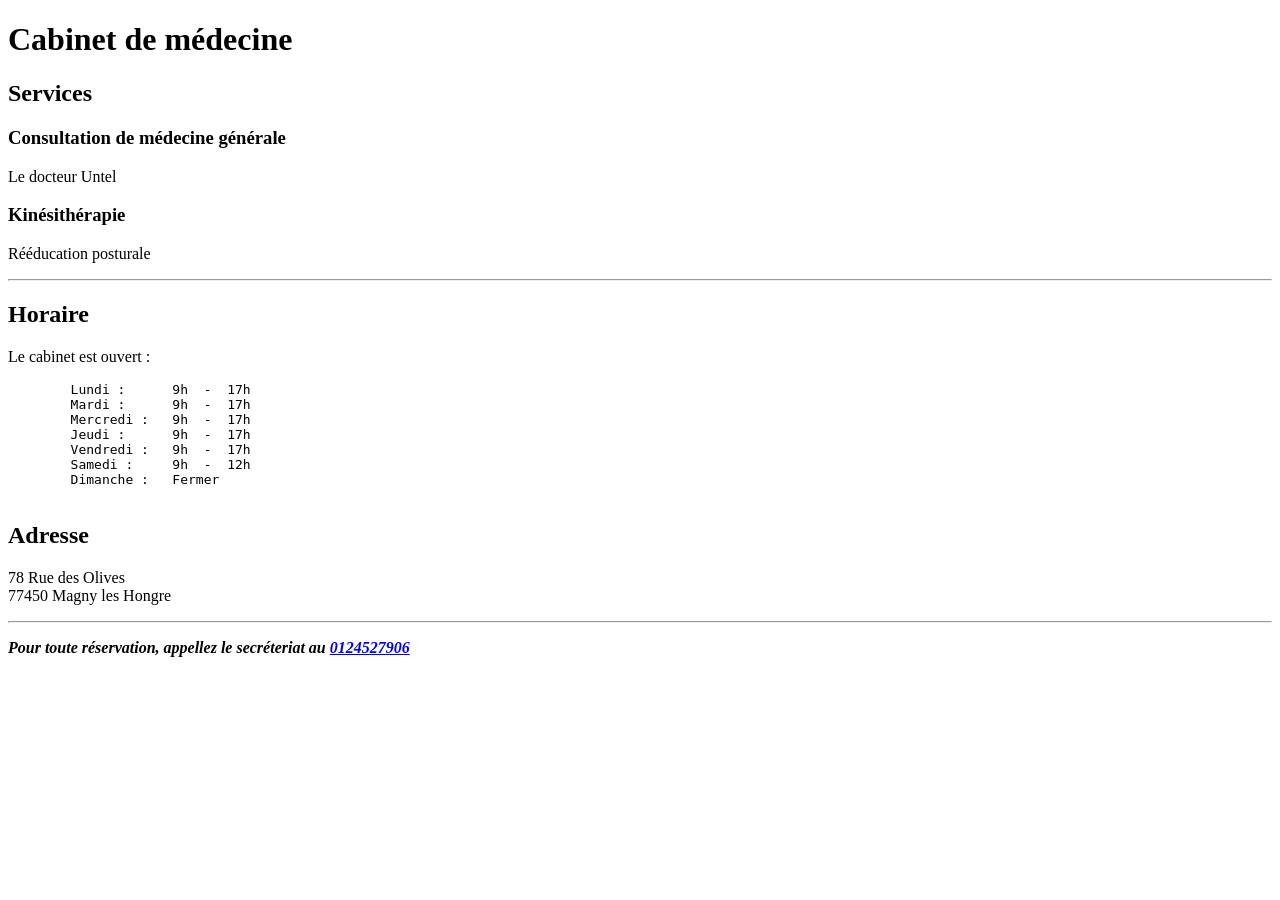
<file: TP1/index.html>
<!DOCTYPE html>
<html lang="fr-FR">

<head>
    <meta charset="UTF-8">
    <meta name="viewport" content="width=device-width, initial-scale=1.0">
    <meta name="description" content="Le Cabinet de vos reves">
    <title>Cabinet de médecine</title>
</head>

<body>
    <header>
        <h1>Cabinet de médecine</h1>
        <h2>Services</h2>
        <h3>Consultation de médecine générale</h3>
        <p>Le docteur Untel</p>
        <h3>Kinésithérapie</h3>
        <p>Rééducation posturale</p>
    </header>
    <hr>
    <main>
        <h2>Horaire</h2>
        <p>Le cabinet est ouvert :</p>
        <pre>
        Lundi :      9h  -  17h
        Mardi :      9h  -  17h
        Mercredi :   9h  -  17h
        Jeudi :      9h  -  17h
        Vendredi :   9h  -  17h
        Samedi :     9h  -  12h
        Dimanche :   Fermer
    </pre>
        <h2>Adresse</h2>
        <p>
            78 Rue des Olives <br>
            77450 Magny les Hongre
        </p>
    </main>
    <hr>
    <footer>
        <p><i><b>Pour toute réservation, appellez le secréteriat au <a href="tel:0124527906">0124527906</a></b></i></p>
    </footer>
</body>

</html>
</file>
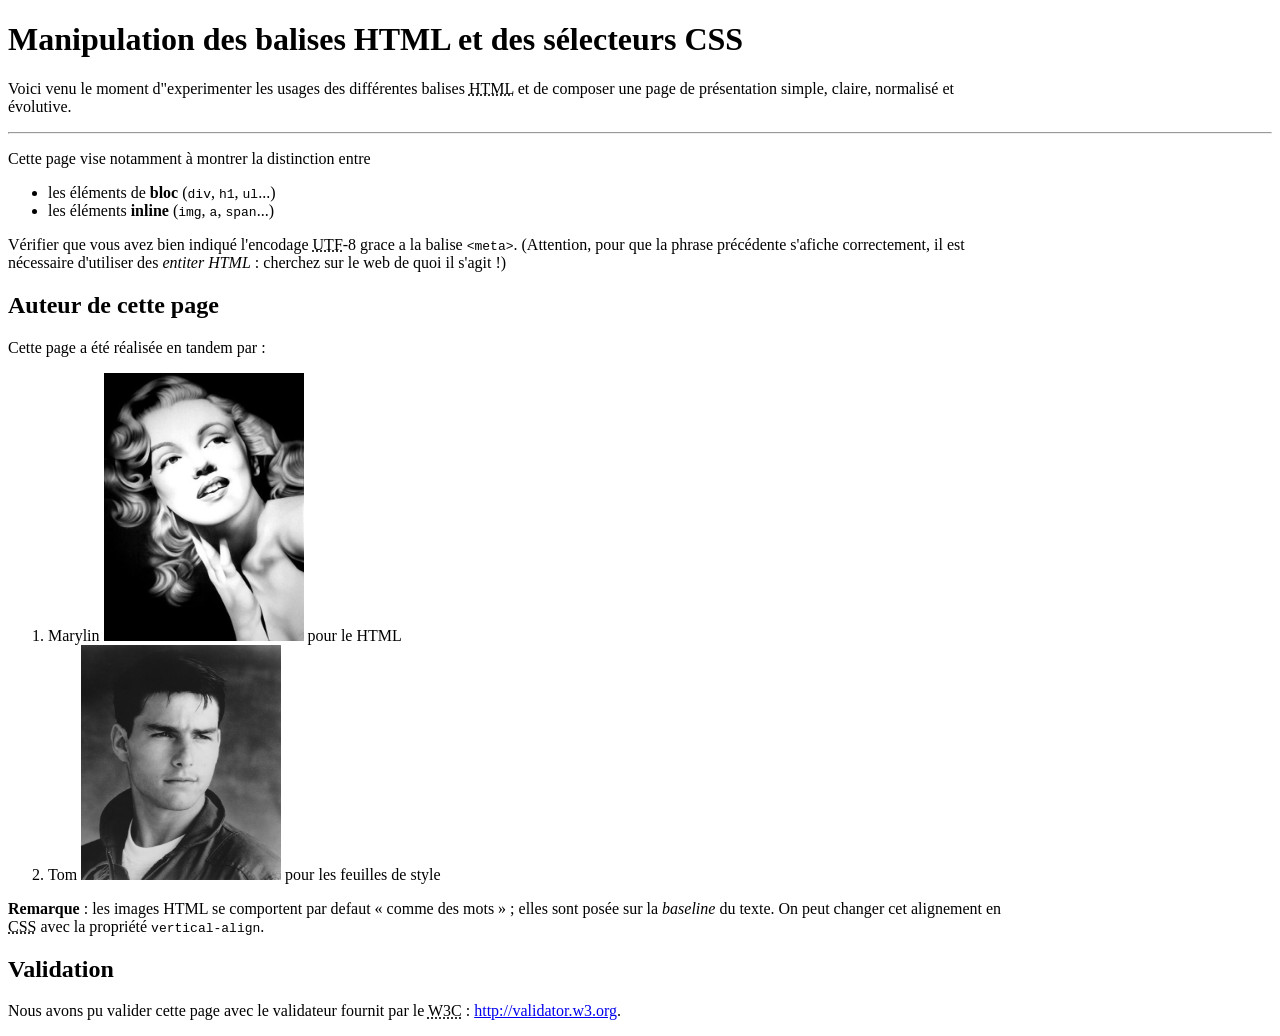
<file: TP2/index.html>
<!DOCTYPE html>
<html lang="fr-FR">

<head>
    <meta charset="UTF-8">
    <meta name="viewport" content="width=device-width, initial-scale=1.0">
    <meta name="description" content="Apprendtissage Html et CSS">
    <title>Apprendtissage Html et CSS</title>
</head>

<body>
    <head>
        <h1>Manipulation des balises HTML et des sélecteurs CSS</h1>
        <p>Voici venu le moment d"experimenter les usages des différentes balises <abbr title="HyperText Markup Language">HTML</abbr> et de composer une page de
            présentation simple, claire, normalisé et <br>évolutive.</p>
    </head>
    <hr>
    <main>
        <p>Cette page vise notamment à montrer la distinction entre
            <ul>
                <li>les éléments de <b>bloc</b> (<code>div</code>, <code>h1</code>, <code>ul</code>...)</li>
                <li>les éléments <b>inline</b> (<code>img</code>, <code>a</code>, <code>span</code>...)</li>
            </ul>
            Vérifier que vous avez bien indiqué l'encodage <abbr title="Unicode Transformation Format">UTF</abbr>-8 grace a la balise <code>&lt;meta&gt;</code>. (Attention, pour que
            la phrase précédente s'afiche correctement, il est <br>
            nécessaire d'utiliser des <i>entiter HTML</i> : cherchez sur le web de quoi il s'agit !)
        </p>
        <h2>Auteur de cette page</h2>
        <p>
            Cette page a été réalisée en tandem par :
            <ol>
                <li>Marylin <img src="./Images/Marylin.jpg" alt="Image de Marylin Monroe" width="200px"> pour le HTML</li>
                <li>Tom <img src="./Images/Tom.jpg" alt="Image de Tom Cruise" width="200px"> pour les feuilles de style</li>
            </ol>
            <b>Remarque</b> : les images HTML se comportent par defaut « comme des mots » ; elles sont posée sur la
            <i>baseline</i> du texte. On peut changer cet alignement en <br>
            <abbr title="Cascading Style Sheets">CSS</abbr> avec la propriété <code>vertical-align</code>.
        </p>
    </main>
    <footer>
        <h2>Validation</h2>
        <p>
            Nous avons pu valider cette page avec le validateur fournit par le <abbr title="World Wide Web Consortium">W3C</abbr> : <a href="http://validator.w3.org/" target="_blank">http://validator.w3.org</a>.
        </p>
    </footer>
</body>

</html>
</file>
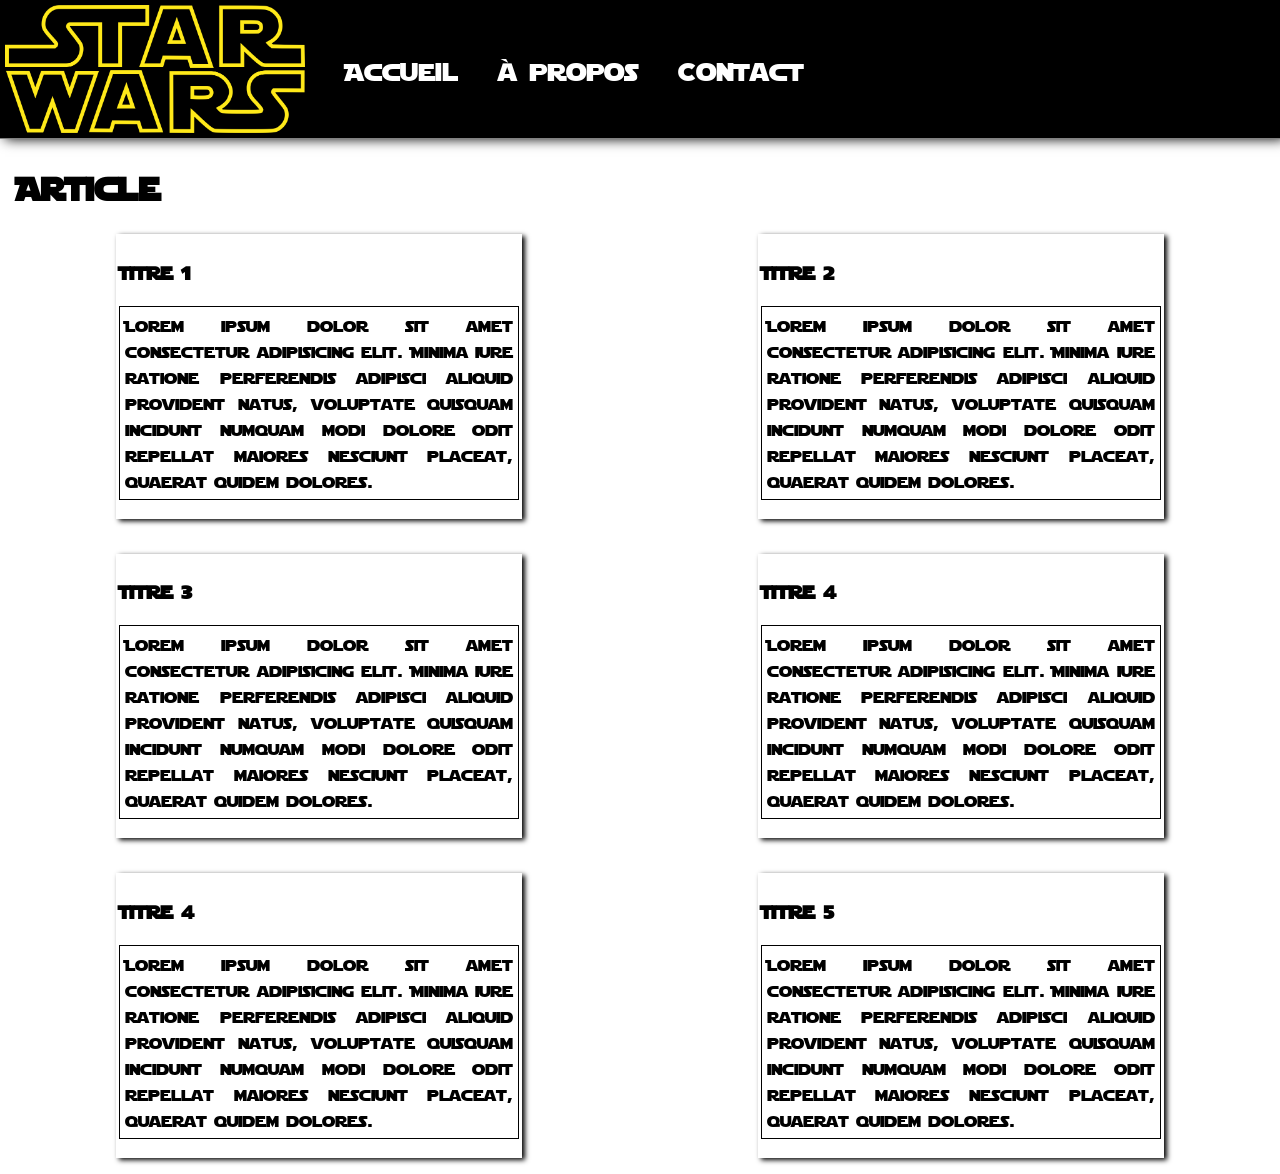
<file: CSS/Agencement de page/index.html>
<!DOCTYPE html>
<html lang="fr-FR">

<head>
    <meta charset="UTF-8">
    <meta name="viewport" content="width=device-width, initial-scale=1.0">
    <meta name="description" content="Un site d'actualités sur Star Wars">
    <link rel="shortcut icon" href="images/favicon.ico" type="image/x-icon">
    <link rel="stylesheet" href="style.css">
    <title>Blog</title>
</head>

<body>
    <header>
        <img src="./images/logo.png" alt="Logo Star Wars" class="logo">
        <nav>
            <ul>
                <li><a href="#">Accueil</a></li>
                <li><a href="#">À propos</a></li>
                <li><a href="#">Contact</a></li>
            </ul>
        </nav>
    </header>
    <main>
        <h1>Article</h1>
        <section class="article">
            <article>
                <h3>Titre 1</h3>
                <p class="content">Lorem ipsum dolor sit amet consectetur adipisicing elit. Minima iure ratione
                    perferendis
                    adipisci aliquid provident natus, voluptate quisquam incidunt numquam modi dolore odit repellat
                    maiores
                    nesciunt placeat, quaerat quidem dolores.</p>
            </article>
            <article>
                <h3>Titre 2</h3>
                <p class="content">Lorem ipsum dolor sit amet consectetur adipisicing elit. Minima iure ratione
                    perferendis
                    adipisci aliquid provident natus, voluptate quisquam incidunt numquam modi dolore odit repellat
                    maiores
                    nesciunt placeat, quaerat quidem dolores.</p>
            </article>
            <article>
                <h3>Titre 3</h3>
                <p class="content">Lorem ipsum dolor sit amet consectetur adipisicing elit. Minima iure ratione
                    perferendis
                    adipisci aliquid provident natus, voluptate quisquam incidunt numquam modi dolore odit repellat
                    maiores
                    nesciunt placeat, quaerat quidem dolores.</p>
            </article>
            <article>
                <h3>Titre 4</h3>
                <p class="content">Lorem ipsum dolor sit amet consectetur adipisicing elit. Minima iure ratione
                    perferendis
                    adipisci aliquid provident natus, voluptate quisquam incidunt numquam modi dolore odit repellat
                    maiores
                    nesciunt placeat, quaerat quidem dolores.</p>
            </article>
            <article>
                <h3>Titre 4</h3>
                <p class="content">Lorem ipsum dolor sit amet consectetur adipisicing elit. Minima iure ratione
                    perferendis
                    adipisci aliquid provident natus, voluptate quisquam incidunt numquam modi dolore odit repellat
                    maiores
                    nesciunt placeat, quaerat quidem dolores.</p>
            </article>
            <article>
                <h3>Titre 5</h3>
                <p class="content">Lorem ipsum dolor sit amet consectetur adipisicing elit. Minima iure ratione
                    perferendis
                    adipisci aliquid provident natus, voluptate quisquam incidunt numquam modi dolore odit repellat
                    maiores
                    nesciunt placeat, quaerat quidem dolores.</p>
            </article>
        </section>
    </main>
    <footer>

    </footer>
</body>

</html>
</file>
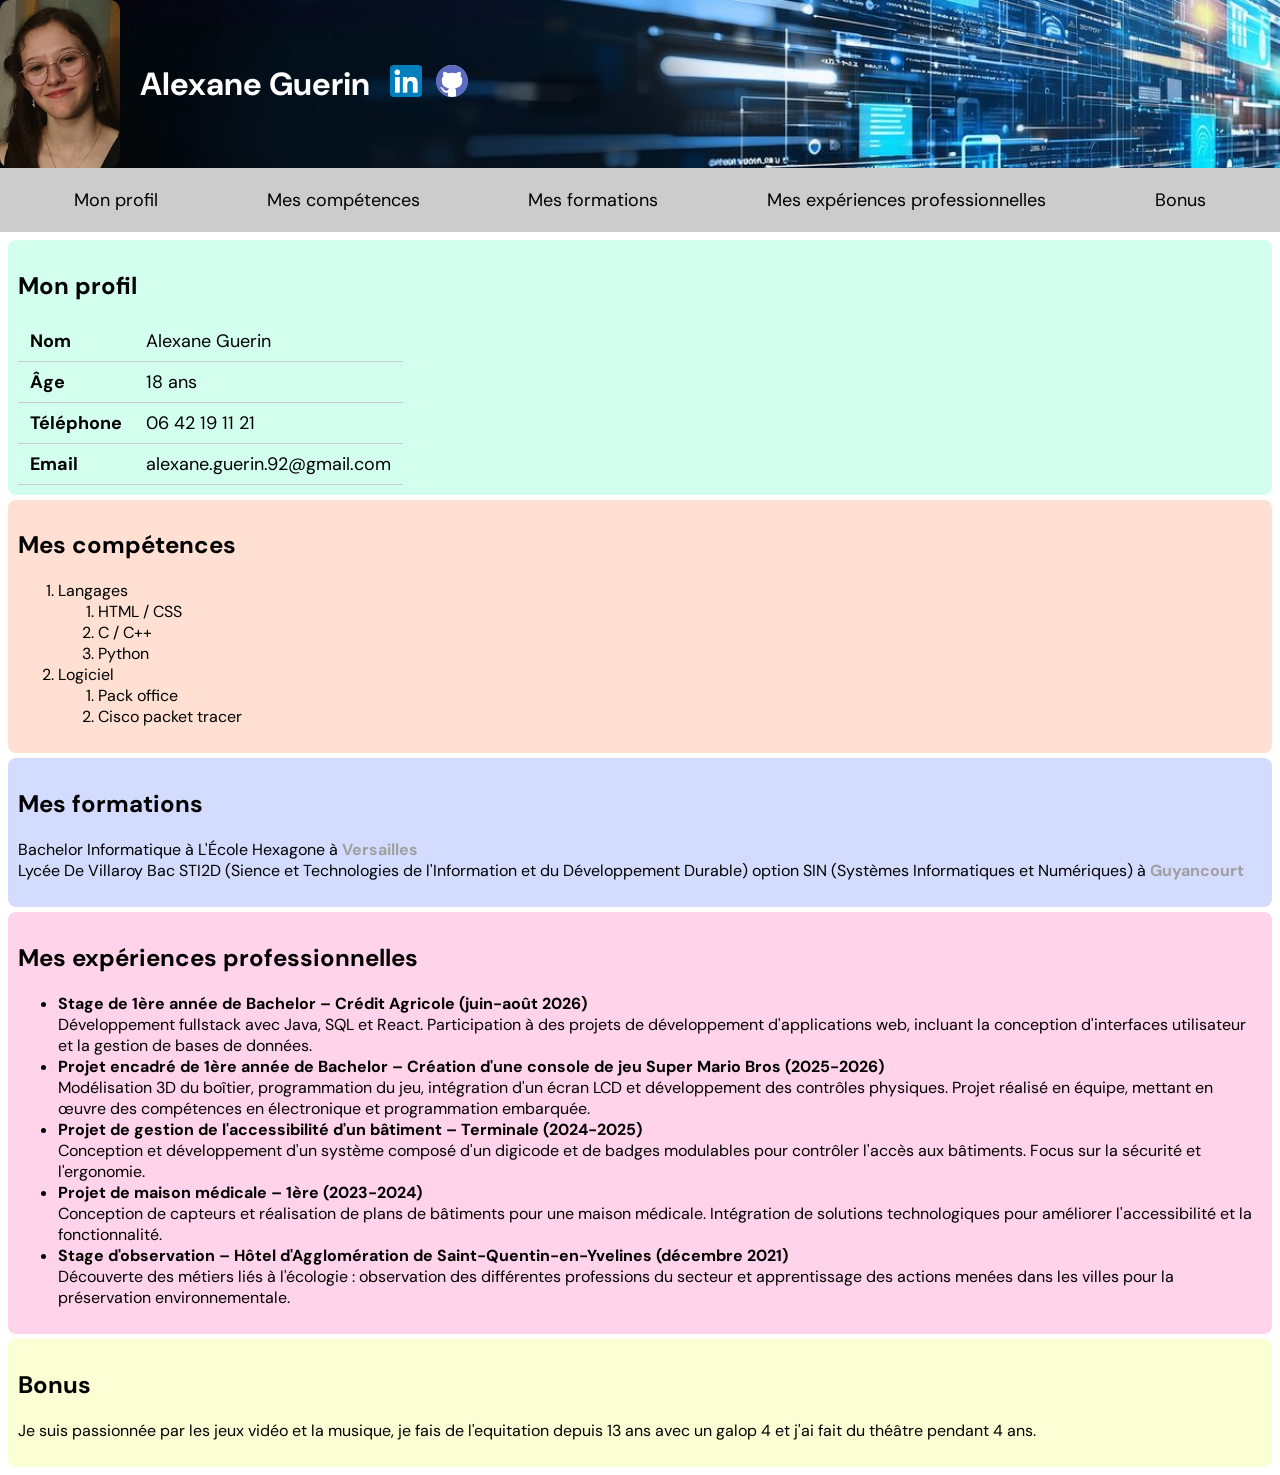
<file: Cv/cv.html>
<!DOCTYPE html>
<html lang="en">

<head>
    <meta charset="UTF-8">
    <meta name="viewport" content="width=device-width, initial-scale=1.0">
    <meta name="description" content="Le CV d'Alexane">
    <title>Cv Alexane</title>
    <link rel="stylesheet" href="style.css">
</head>

<body>
    <header>
        <div class="header-content">
            <img class="photo-profil" src="Image/Alexane.jpg" alt="Alexane">
            <h1>Alexane Guerin</h1>
            <div class="icon">
                <a href="https://www.linkedin.com/in/alexane-guerin" target="_blank">
                    <img class="icon-sociale" src="Image/LinkedIn.png" alt="LinkedIn">
                </a>
                <a href="https://github.com/Ira0111" target="_blank">
                    <img class="icon-sociale" src="Image/GitHub.svg" alt="GitHub">
                </a>
            </div>

        </div>
        <nav>
            <ul>
                <li><a href="#profil">Mon profil</a></li>
                <li><a href="#competences">Mes compétences</a></li>
                <li><a href="#formations">Mes formations</a></li>
                <li><a href="#experiences">Mes expériences professionnelles</a></li>
                <li><a href="#bonus">Bonus</a></li>
            </ul>
        </nav>
    </header>
    <main>
        <section class="profil">
            <h2 id="profil">Mon profil</h2>
            <table>
                <tr>
                    <td>Nom</td>
                    <td>Alexane Guerin</td>
                </tr>
                <tr>
                    <td>Âge</td>
                    <td>18 ans</td>
                </tr>
                <tr>
                    <td>Téléphone</td>
                    <td>06 42 19 11 21</td>
                </tr>
                <tr>
                    <td>Email</td>
                    <td>alexane.guerin.92@gmail.com</td>
                </tr>
            </table>
        </section>
        <section class="competences">
            <h2 id="competences">Mes compétences</h2>
            <ol>
                <li>Langages</li>
                <ol>
                    <li>HTML / CSS</li>
                    <li>C / C++</li>
                    <li>Python</li>
                </ol>
                <li>Logiciel</li>
                <ol>
                    <li>Pack office</li>
                    <li>Cisco packet tracer</li>
                </ol>
            </ol>
        </section>
        <section class="formations">
            <h2 id="formations">Mes formations</h2>
            <p>
                Bachelor Informatique à L'École Hexagone à <b>Versailles</b><br>
                Lycée De Villaroy Bac STI2D (Sience et Technologies de l'Information et du Développement Durable) option
                SIN (Systèmes Informatiques et Numériques) à <b>Guyancourt</b> <br>
            </p>
        </section>
        <section class="experiences">
            <h2 id="experiences">Mes expériences professionnelles</h2>
            <ul>
                <li>
                    <strong>Stage de 1ère année de Bachelor – Crédit Agricole (juin-août 2026)</strong><br>
                    Développement fullstack avec Java, SQL et React. Participation à des projets de développement
                    d'applications web, incluant la conception d'interfaces utilisateur et la gestion de bases de
                    données.
                </li>
                <li>
                    <strong>Projet encadré de 1ère année de Bachelor – Création d'une console de jeu Super Mario
                        Bros (2025-2026)</strong><br>
                    Modélisation 3D du boîtier, programmation du jeu, intégration d'un écran LCD et développement
                    des contrôles physiques. Projet réalisé en équipe, mettant en œuvre des compétences en
                    électronique et programmation embarquée.
                </li>
                <li>
                    <strong>Projet de gestion de l'accessibilité d'un bâtiment – Terminale (2024-2025)</strong><br>
                    Conception et développement d'un système composé d'un digicode et de badges modulables pour
                    contrôler l'accès aux bâtiments. Focus sur la sécurité et l'ergonomie.
                </li>
                <li>
                    <strong>Projet de maison médicale – 1ère (2023-2024)</strong><br>
                    Conception de capteurs et réalisation de plans de bâtiments pour une maison médicale.
                    Intégration de solutions technologiques pour améliorer l'accessibilité et la fonctionnalité.
                </li>
                <li>
                    <strong>Stage d'observation – Hôtel d'Agglomération de Saint-Quentin-en-Yvelines
                        (décembre 2021)</strong><br>
                    Découverte des métiers liés à l'écologie : observation des différentes professions du secteur et
                    apprentissage des actions menées dans les villes pour la préservation environnementale.
                </li>
            </ul>
        </section>
        <section class="bonus">
            <h2 id="bonus">Bonus</h2>
            <p>
                Je suis passionnée par les jeux vidéo et la musique, je fais de
                l'equitation depuis 13 ans avec un galop 4 et j'ai fait du théâtre pendant 4 ans.
            </p>
    </main>
</body>

</html>
</file>
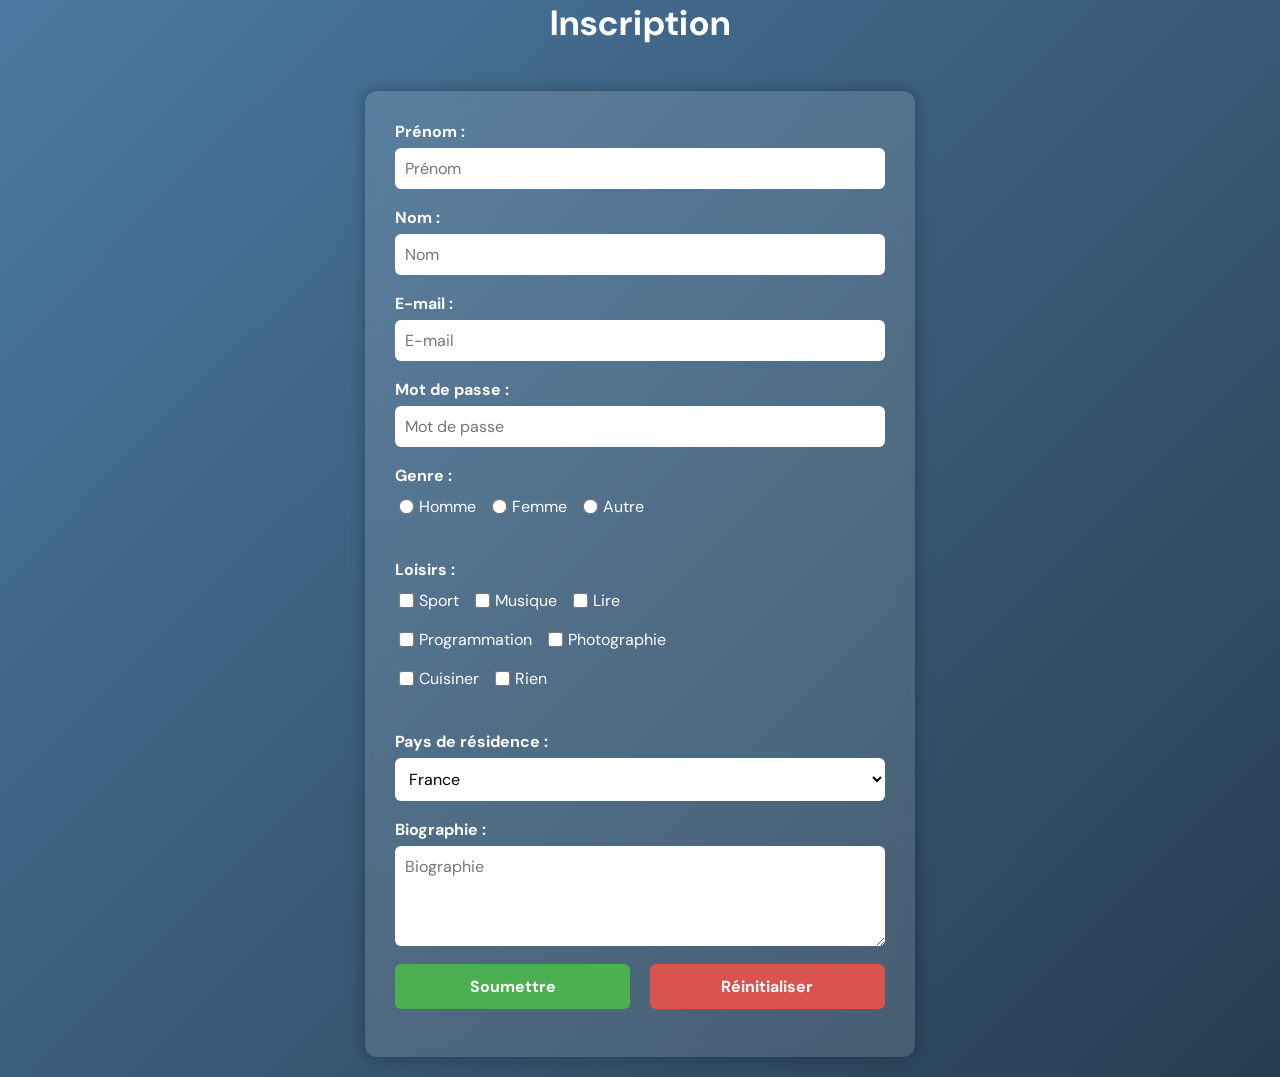
<file: Formulaire/inscription.html>
<!DOCTYPE html>
<html lang="en">

<head>
    <meta charset="UTF-8">
    <meta name="viewport" content="width=device-width, initial-scale=1.0">
    <meta name="description" content="Formulaire d'inscription pour les utilisateurs.">
    <link rel="stylesheet" href="style.css">
    <link rel="shortcut icon" href="./images/favicon.ico" type="image/x-icon">
    <title>Formulaire d'inscription</title>
</head>

<body>
    <h1>Inscription</h1>

    <form method="POST">
        <div>
            <label for="first_name">Prénom :</label>
            <input type="text" name="first_name" id="first_name" required placeholder="Prénom">
        </div>
        <div>
            <label for="last_name">Nom :</label>
            <input type="text" name="last_name" id="last_name" required placeholder="Nom">
        </div>
        <div>
            <label for="email">E-mail :</label>
            <input type="email" name="email" id="email" required placeholder="E-mail">
        </div>
        <div>
            <label for="password">Mot de passe :</label>
            <input type="password" name="password" id="password" required placeholder="Mot de passe">
        </div>
        <div class="field-group">
            <span class="field-title">Genre :</span>
            <div class="field-options">
                <label class="sub field-option"><input type="radio" name="gender" id="man" value="man" required> Homme</label>
                <label class="sub field-option"><input type="radio" name="gender" id="woman" value="woman"> Femme</label>
                <label class="sub field-option"><input type="radio" name="gender" id="other" value="other"> Autre</label>
            </div>
        </div>

        <div class="field-group">
            <span class="field-title">Loisirs :</span>
            <div class="field-options">
                <label class="sub field-option"><input type="checkbox" name="sport" id="sport"> Sport</label>
                <label class="sub field-option"><input type="checkbox" name="music" id="music"> Musique</label>
                <label class="sub field-option"><input type="checkbox" name="reading" id="reading"> Lire</label>
                <label class="sub field-option"><input type="checkbox" name="coding" id="coding"> Programmation</label>
                <label class="sub field-option"><input type="checkbox" name="photography" id="photography"> Photographie</label>
                <label class="sub field-option"><input type="checkbox" name="cooking" id="cooking"> Cuisiner</label>
                <label class="sub field-option"><input type="checkbox" name="nothing" id="nothing"> Rien</label>
            </div>
        </div>

        <div>
            <label for="country">Pays de résidence :</label>
            <select name="country" id="country">
                <option value="france">France</option>
                <option value="spain">Espagne</option>
                <option value="italy">Italie</option>
                <option value="germany">Allemagne</option>
                <option value="portugal">Portugal</option>
                <option value="belgium">Belgique</option>
                <option value="switzerland">Suisse</option>
                <option value="netherlands">Pays-Bas</option>
                <option value="uk">Royaume-Uni</option>
                <option value="ireland">Irlande</option>
                <option value="sweden">Suède</option>
                <option value="norway">Norvège</option>
                <option value="denmark">Danemark</option>
                <option value="finland">Finlande</option>
                <option value="greece">Grèce</option>
                <option value="austria">Autriche</option>
                <option value="poland">Pologne</option>
                <option value="hungary">Hongrie</option>
                <option value="czech-republic">Tchéquie</option>
            </select>
        </div>
        <div>
            <label for="biography">Biographie :</label>
            <textarea name="biography" id="biography" required placeholder="Biographie"></textarea>
        </div>
        <div class="btn">
            <input type="submit" name="submit" id="submit" value="Soumettre" class="btn1">
            <input type="reset" name="reset" id="reset" value="Réinitialiser" class="btn2">
        </div>
    </form>
</body>

</html>
</file>
<file: CSS/Agencement de page/style.css>
@font-face {
    font-family: "Starjedi";
    src: url("font/Starjedi.ttf");
}
body{
    margin: 0px;
    font-family: "Starjedi", sans-serif;
}
.logo {
    width: 300px;
    height: auto;
}
header {
    display: flex;
    align-items: center;
    border-bottom: 1px solid gray;
    box-shadow: 5px 0px 12px;
    background-color: black;
    padding: 5px;
}
header nav ul {
    display: flex;
    list-style-type: none;
    gap: 40px;
}
header nav ul li a{
    text-decoration: none;
    color: white;
    font-size: 25px;
}
header nav ul li a:hover{
    text-decoration: underline;
}
main{
    margin: 16px;
}
main article{
    box-shadow: 3px 2px 5px;
    padding: 3px;
    width: 400px;
    height: auto; 
    text-align: justify;
}
.article{
    display: flex;
    flex-wrap: wrap; 
    flex-direction: row;
    justify-content: space-around;
    gap: 35px;
}
.content{
    border: 1px solid black;
    padding: 5px;
}
</file>
<file: Cv/style.css>
@import url('https://fonts.googleapis.com/css2?family=DM+Sans:ital,opsz,wght@0,9..40,100..1000;1,9..40,100..1000&display=swap');
body{
    font-family: "DM Sans", sans-serif;
    margin: 0;
}
.header-content{
    display: flex;
    align-items: center;
    gap: 20px;
    background: url('Image/banner.jpg') no-repeat center center;
    background-size: cover;
    color: white;
}
.photo-profil {
    width: 120px;  
    border-radius: 10px;
}

.icon-sociale {
    width: 32px;  
    height: auto;
    margin-right: 10px;
}
.icon a {
    text-decoration: none;
}
img {
    height: auto;
}
header nav ul{
    display: flex;
    align-items: center;
    flex-flow: row wrap;
    justify-content: space-around;
    list-style: none;
    padding: 20px;
    margin: 0px;
    background-color: #ccc;
}
header nav ul li a{
    text-decoration: none;
    color: black;
    font-size: 18px;
}
main{
    margin: 8px;
}
table {
    border-collapse: collapse;
    width: 300px; 
    margin-top: 20px;
    font-size: 18px;
}

td {
    padding: 8px 12px;
    border-bottom: 1px solid #ccc;
}

td:first-child {
    font-weight: bold;
    width: 120px;
}
.profil{
    background-color: #d3ffef;
    padding: 10px;
    border-radius: 8px;
    margin-bottom: 5px;
}
.competences{
    background-color: #ffe0d3;
    padding: 10px;
    border-radius: 8px;
    margin-bottom: 5px;
}
.formations{
    background-color: #d3dcff;
    padding: 10px;
    border-radius: 8px;
    margin-bottom: 5px;
}
b {
    color: #9f9f9f;
}
.experiences{
    background-color: #ffd3ea;
    padding: 10px;
    border-radius: 8px;
    margin-bottom: 5px;
}
.bonus{
    background-color: #fbffd3;
    padding: 10px;
    border-radius: 8px;
    margin-bottom: 5px;
}
</file>
<file: Formulaire/style.css>
@import url('https://fonts.googleapis.com/css2?family=DM+Sans:ital,opsz,wght@0,9..40,100..1000;1,9..40,100..1000&family=Montserrat:ital,wght@0,100..900;1,100..900&family=Spline+Sans:wght@300..700&display=swap');
*{
    margin: 0;
    padding: 0;
    box-sizing: border-box;
    font-family: "DM Sans", sans-serif;
}

body {
    background: linear-gradient(135deg, #4b79a1, #283e51);
    min-height: 100vh;
    display: flex;
    flex-direction: column;
    justify-content: center;
    align-items: center;
    color: #fff;
}

h1 {
    text-align: center;
    margin-bottom : 25px;
    font-size: 2.2rem;
    letter-spacing: 1px;

}

form {
    background: rgba(255, 255, 255, 0.12);
    backdrop-filter: blur(8px);
    padding: 30px;
    border-radius: 12px;
    width: 100%;
    max-width: 550px;
    box-shadow: 0 0 15px rgba(0,0,0,0.3);
    margin: 20px;
}

form div {
    margin-bottom: 18px;
    display: flex;
    flex-direction: column;
}

label {
    font-weight: bold;
    margin-bottom: 6px;
}

input[type="text"],
input[type="email"],
input[type="password"],
select,
textarea {
    padding: 10px;
    border-radius: 6px;
    border: none;
    outline: none;
    font-size: 1rem;
    background: rgba(255, 255, 255);
}

textarea {
    resize: vertical;
    min-height: 100px;
}

.sub {
    margin-right: 15px;
    margin-left: 5px;
    font-weight: normal;
}

.field-group {
    display: flex;
    flex-wrap: wrap;
    align-items: flex-start;
    justify-content: flex-start;
    gap: 10px;
    width: 100%;
}

.field-title {
    min-width: 120px;
    font-weight: bold;
}

.field-options {
    display: flex;
    flex-direction: row;
    flex-wrap: wrap;
    gap: 12px;
    justify-content: flex-start;
    flex: 1;
    width: calc(100% - 130px);
}

.field-option {
    display: inline-flex;
    align-items: center;
    gap: 6px;
    margin-right: 0;
}

input[type="radio"],
input[type="checkbox"] {
    transform: scale(1.2);
    cursor: pointer;
}

.btn1,
.btn2 {
    padding: 12px 20px;
    border: none;
    border-radius: 6px;
    cursor: pointer;
    font-size: 1rem;
    font-weight: bold;
    transition: 0.2s;
    width: 48%;
}

.btn1 {
    background: #4CAF50;
    color: white;
}

.btn1:hover {
    background: #45a049;
}

.btn2 {
    background: #d9534f;
    color: white;
}

.btn2:hover {
    background: #c9302c;
}

.btn {
    display: flex;
    flex-direction: row;
    justify-content: space-between;

}

@media (max-width: 768px) {
    form{
        width: 90%;
        height: auto;
    }
    .btn1, .btn2 {
        width: 100%;
        margin-bottom: 10%;
    }

    .btn {
        flex-direction: column;
    }
}
</file>
